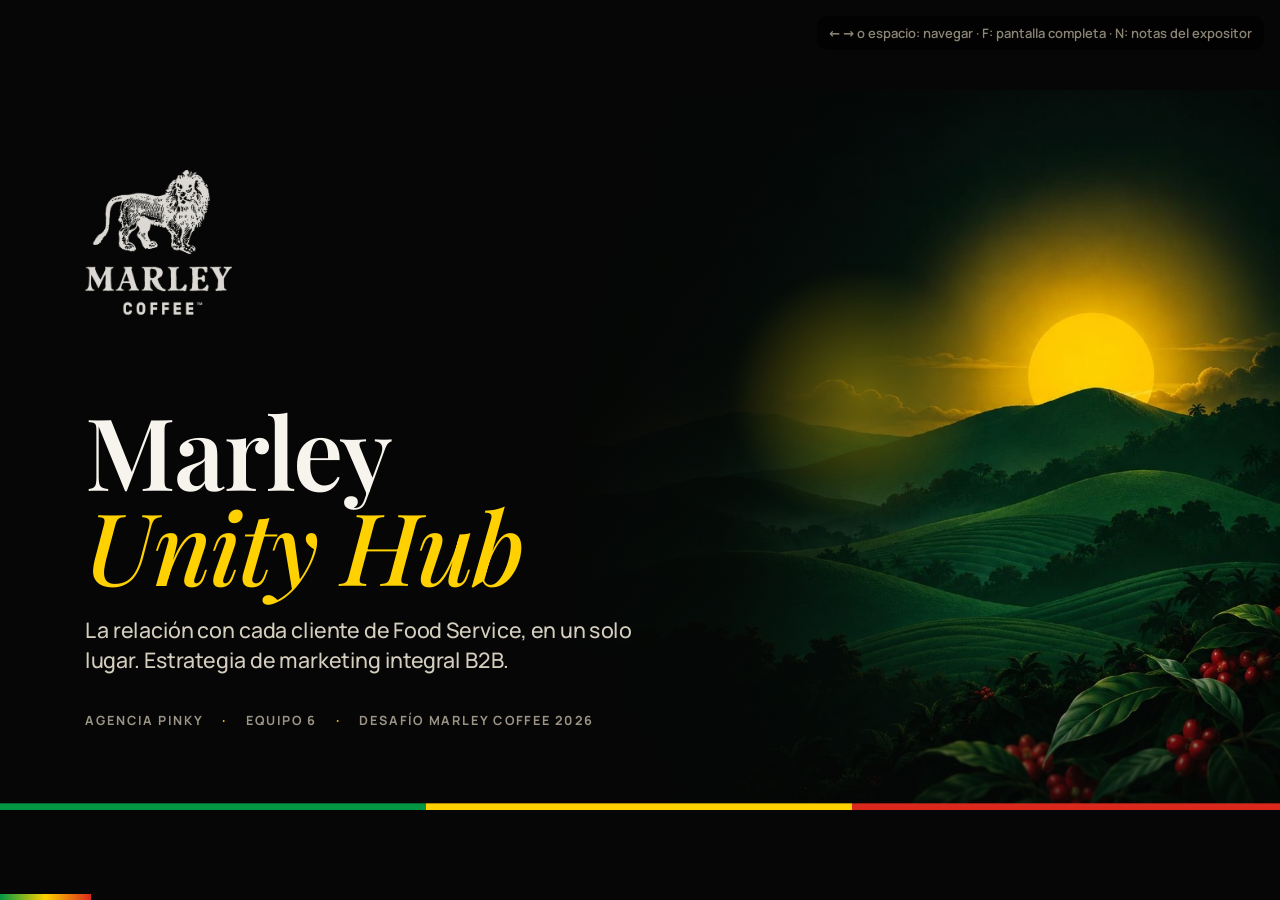
<file: index.html>
<!DOCTYPE html>
<html lang="es">
<head>
<meta charset="utf-8">
<meta name="viewport" content="width=device-width,initial-scale=1">
<title>Marley Unity Hub · Presentación final · Equipo 6</title>
<meta name="description" content="Estrategia de marketing integral B2B para Food Service de Marley Coffee · Agencia Pinky · Equipo 6">
<link rel="icon" href="assets/img/logo.png">
<link rel="stylesheet" href="assets/css/fonts.css">
<link rel="stylesheet" href="assets/css/deck.css">
</head>
<body>
<div id="viewport"><div id="stage">

<!-- ================= 01 · PORTADA ================= -->
<section class="slide dark s-cover" data-title="Portada">
  <div class="art"></div><div class="glow"></div>
  <div class="content">
    <img class="logo rv" src="assets/img/logo-white.png" alt="Marley Coffee" style="--d:200ms">
    <h1 class="rv" style="--d:450ms">Marley<em>Unity Hub</em></h1>
    <p class="sub rv" style="--d:750ms">La relación con cada cliente de Food Service, en un solo lugar. Estrategia de marketing integral B2B.</p>
    <div class="meta rv" style="--d:1000ms"><span>Agencia Pinky</span><span>Equipo 6</span><span>Desafío Marley Coffee 2026</span></div>
  </div>
  <div class="stripe"></div>
  <aside class="notes">⏱ 0:20
Hola, somos el Equipo 6 de Agencia Pinky. En los próximos diez minutos les vamos a mostrar por qué Marley Coffee no tiene un problema de marca, sino de conversión, y cómo lo resolvemos con Marley Unity Hub.</aside>
</section>

<!-- ================= 02 · GANCHO ================= -->
<section class="slide forest s-hook" data-title="El gancho">
  <div class="eyebrow rv">Lo que encontramos</div>
  <h2 class="rv" style="--d:120ms">A Marley la conocen y la eligen.<br><em>El problema es encontrarla.</em></h2>
  <div class="stats">
    <div class="stat rv" style="--d:350ms">
      <div class="big num"><span class="count" data-to="90.2" data-dec="1">0</span><small>%</small></div>
      <p>de los consumidores conoce Marley Coffee</p>
      <div class="bar"><i style="--w:90.2%;--d:500ms"></i></div>
    </div>
    <div class="stat rv" style="--d:550ms">
      <div class="big num"><span class="count" data-to="73.9" data-dec="1">0</span><small>%</small></div>
      <p>de quienes la probaron la volvería a elegir</p>
      <div class="bar"><i style="--w:73.9%;--d:700ms"></i></div>
    </div>
    <div class="stat bad rv" style="--d:750ms">
      <div class="big num"><span class="count" data-to="39.8" data-dec="1">0</span><small>%</small></div>
      <p>la encuentra con facilidad donde compra café</p>
      <div class="bar"><i style="--w:39.8%;--d:900ms"></i></div>
    </div>
  </div>
  <p class="punch rv" style="--d:1300ms">El problema no es la marca: <b>es la conversión.</b></p>
  <div class="foot"><span class="brand"><img src="assets/img/logo-white.png" alt="">Marley Unity Hub</span><span class="src">Encuesta propia, n = 244 consumidores de café (agosto 2026)</span></div>
  <aside class="notes">⏱ 0:40
Partimos con una encuesta a 244 consumidores de café. 9 de cada 10 conoce Marley y 3 de cada 4 de quienes la probaron la volvería a elegir. Pero solo 4 de cada 10 la encuentra con facilidad.
Además, la mitad de quienes no la han probado dice que es por falta de exposición, no por rechazo.
La demanda existe. Lo que falla es todo lo que pasa después de la venta.</aside>
</section>

<!-- ================= 03 · PROBLEMÁTICA ================= -->
<section class="slide s-prob" data-title="Problemática">
  <div class="eyebrow rv">Problemática</div>
  <h2 class="rv" style="--d:120ms">Después de la venta, <em>el embudo se rompe</em></h2>
  <div class="grid">
    <div class="card rv" style="--d:300ms"><span class="n">01</span><h3>Información fragmentada</h3><p>ERP, CRM, Zendesk y WiseCX no conversan entre sí.</p><div class="kpi num">30%<small>de las fuentes B2B se actualiza sola · CRM con 40% de registros completos</small></div></div>
    <div class="card rv" style="--d:420ms"><span class="n">02</span><h3>Gestión reactiva</h3><p>La reposición la inicia el cliente: Marley no ve el stock de sus puntos.</p><div class="kpi num">82%<small>de la reposición Horeca es manual</small></div></div>
    <div class="card rv" style="--d:540ms"><span class="n">03</span><h3>Servicio lento en OCS</h3><p>Quiebres de stock y soporte técnico que tarda más de un día.</p><div class="kpi num">31 h<small>de respuesta técnica · quiebres en 6,8% de los puntos</small></div></div>
    <div class="card rv" style="--d:660ms"><span class="n">04</span><h3>Dependencia de terceros</h3><p>En OCS, Estaciones y Panaderías la experiencia la controla otro, con datos mensuales.</p><div class="kpi num">34–46<small>NPS por canal, bajo la meta de 52</small></div></div>
  </div>
  <div class="problem rv" style="--d:900ms"><span class="tag">Problema priorizado</span><p>Marley no logra gestionar de forma <b>integrada y trazable</b> la reposición y la continuidad de sus cuentas Food Service.</p></div>
  <div class="foot"><span class="brand"><img src="assets/img/logo.png" alt="">Marley Unity Hub</span><span class="src">Brief del caso (supuestos académicos) y sondeos B2B del equipo</span></div>
  <aside class="notes">⏱ 0:50
Encontramos cuatro causas estructurales.
Uno: la información está fragmentada. Solo el 30% de las fuentes se actualiza sola y el CRM tiene apenas 40% de registros completos.
Dos: la gestión es reactiva. El 82% de la reposición Horeca es manual; en cuatro de cinco sondeos, el cliente tuvo que pedir antes de quedarse sin café.
Tres: en OCS hay quiebres en 6,8% de los puntos y 31 horas de respuesta técnica.
Cuatro: donde opera un tercero, Marley pierde el control de la experiencia.
Por eso priorizamos un problema: gestionar de forma integrada y trazable la reposición y la continuidad de las cuentas.</aside>
</section>

<!-- ================= 04 · HALLAZGOS POR CANAL ================= -->
<section class="slide s-find" data-title="Hallazgos por canal">
  <div class="eyebrow rv">Hallazgos por canal</div>
  <h2 class="rv" style="--d:120ms">Menos control, <em>mayor brecha</em></h2>
  <div class="cols">
    <div class="card rv" style="--d:300ms">
      <div class="ch"><h3>Horeca</h3><span class="tag g">Maduro</span></div>
      <div class="meter"><span>Volvería a elegirla</span><b>74,8%</b><div class="bar"><i style="--w:74.8%;--d:600ms"></i></div><span>Fácil de encontrar</span><b>40,5%</b><div class="bar find"><i style="--w:40.5%;--d:700ms"></i></div></div>
      <blockquote>“El crédito del café se lo lleva el local o el barista; la carta no distingue variedades.”</blockquote>
      <div class="nps">NPS <b>46</b></div>
    </div>
    <div class="card rv" style="--d:420ms">
      <div class="ch"><h3>OCS</h3><span class="tag r">En riesgo</span></div>
      <div class="meter"><span>Volvería a elegirla</span><b>73,8%</b><div class="bar"><i style="--w:73.8%;--d:700ms"></i></div><span>Fácil de encontrar</span><b>43,7%</b><div class="bar find"><i style="--w:43.7%;--d:800ms"></i></div></div>
      <blockquote>“El stock depende de nosotros y el soporte pasó de 48 a más de 72 horas.”</blockquote>
      <div class="nps">NPS <b>38</b></div>
    </div>
    <div class="card rv" style="--d:540ms">
      <div class="ch"><h3>Estaciones</h3><span class="tag y">Sin control</span></div>
      <div class="meter"><span>Volvería a elegirla</span><b>88,1%</b><div class="bar"><i style="--w:88.1%;--d:800ms"></i></div><span>Fácil de encontrar</span><b>35,7%</b><div class="bar find"><i style="--w:35.7%;--d:900ms"></i></div></div>
      <blockquote>“Todo se lo reporto al operador; con Marley no tengo contacto.”</blockquote>
      <div class="nps">NPS <b>34</b></div>
    </div>
    <div class="card rv" style="--d:660ms">
      <div class="ch"><h3>Panaderías</h3><span class="tag">Fiel</span></div>
      <div class="meter"><span>Volvería a elegirla</span><b>72,7%</b><div class="bar"><i style="--w:72.7%;--d:900ms"></i></div><span>Fácil de encontrar</span><b>27,3%</b><div class="bar find"><i style="--w:27.3%;--d:1000ms"></i></div></div>
      <blockquote>“Somos clientes desde 2016, pero reponemos a mano y no recibimos visitas ni material.”</blockquote>
      <div class="nps">NPS <b>39</b></div>
    </div>
  </div>
  <p class="method rv" style="--d:1000ms">Encuesta a 259 personas · 5 sondeos B2B en los cuatro canales · Customer Journey AS-IS de 8 etapas. Las frases resumen lo que dijo cada cliente.</p>
  <div class="foot"><span class="brand"><img src="assets/img/logo.png" alt="">Marley Unity Hub</span><span class="src">Encuesta propia y sondeos B2B (Panaderías: base de 13 personas, indicativa)</span></div>
  <aside class="notes">⏱ 0:45
Lo confirmamos canal por canal. En los cuatro, la gente vuelve a elegir Marley, pero le cuesta encontrarla.
En Horeca el canal es maduro, pero el crédito se lo lleva el local. En OCS el riesgo es la postventa: el stock depende del cliente y el soporte se alargó. En Estaciones el trabajador reporta todo al operador y nunca habla con Marley. Y Panaderías es la cuenta más fiel, pero repone a mano y no recibe visitas.
La conclusión: cuanto menos control tiene Marley sobre el punto, mayor es la brecha.</aside>
</section>

<!-- ================= 05 · OBJETIVO ================= -->
<section class="slide s-obj" data-title="Objetivo">
  <div class="eyebrow rv">Objetivo a 12 meses</div>
  <h2 class="rv" style="--d:120ms">Convertir más, <em>perder menos y medir mejor</em></h2>
  <div class="wrap">
    <div class="hero rv l" style="--d:300ms">
      <div class="k">Objetivo general</div>
      <div class="big num">+<span class="count" data-to="271">0</span></div>
      <p>puntos activos netos en Food Service (+8%)</p>
      <div class="from num">3.390 <span>→</span> 3.661</div>
    </div>
    <div class="oes">
      <div class="oe rv" style="--d:450ms"><span class="id">OE1</span><div><h3>Conversión de leads</h3><p>Clientes nuevos / leads calificados</p></div><div class="val num">12% <span>→</span> 18%</div></div>
      <div class="oe rv" style="--d:570ms"><span class="id">OE2</span><div><h3>Retención anual</h3><p>Clientes activos al cierre / al inicio</p></div><div class="val num">86% <span>→</span> 90%</div></div>
      <div class="oe rv" style="--d:690ms"><span class="id">OE3</span><div><h3>Datos integrados</h3><p>Fuentes B2B que se actualizan solas</p></div><div class="val num">30% <span>→</span> 60%</div></div>
      <div class="why rv" style="--d:900ms">
        <div class="ok"><b class="num">3.056</b>leads calificados bastan si se cumplen OE1 y OE2 juntos. Tenemos 3.824: cobertura de 125%.</div>
        <div class="ko"><b class="num">5.717</b>leads harían falta con la situación actual. Inviable.</div>
      </div>
    </div>
  </div>
  <div class="foot"><span class="brand"><img src="assets/img/logo.png" alt="">Marley Unity Hub</span><span class="src">Metas de OE1 y OE2 del brief; meta de OE3 propuesta por el equipo</span></div>
  <aside class="notes">⏱ 0:45
El objetivo general es sumar 271 puntos activos netos en doce meses, de 3.390 a 3.661.
Para lograrlo necesitamos tres objetivos juntos: subir la conversión de leads de 12% a 18%, la retención de 86% a 90% e integrar el 60% de las fuentes de datos para poder medir.
¿Por qué los tres? Si cumplimos conversión y retención, bastan 3.056 leads calificados, y tenemos 3.824. Con la situación actual harían falta 5.717: inviable.</aside>
</section>

<!-- ================= 06 · SOLUCIÓN ================= -->
<section class="slide forest s-sol" data-title="La solución">
  <div class="eyebrow rv">La solución</div>
  <h2 class="rv" style="--d:120ms">Un Hub que conecta lo que Marley <em>ya tiene</em></h2>
  <div class="diagram">
    <svg class="wires" viewBox="0 0 1664 540" preserveAspectRatio="none" aria-hidden="true">
      <path id="w1" class="wire" style="--d:700ms" d="M380 61 C520 61 540 200 652 250"/>
      <path id="w2" class="wire" style="--d:780ms" d="M380 165 C510 165 560 240 652 262"/>
      <path id="w3" class="wire" style="--d:860ms" d="M380 269 C500 269 560 270 652 270"/>
      <path id="w4" class="wire" style="--d:940ms" d="M380 373 C510 373 560 300 652 278"/>
      <path id="w5" class="wire" style="--d:1020ms" d="M380 477 C520 477 540 340 652 290"/>
      <path id="o1" class="wire" style="--d:1300ms" d="M1012 250 C1120 200 1150 138 1284 138"/>
      <path id="o2" class="wire" style="--d:1380ms" d="M1012 270 C1120 270 1150 270 1284 270"/>
      <path id="o3" class="wire" style="--d:1460ms" d="M1012 290 C1120 340 1150 402 1284 402"/>
      <circle r="6" class="dot"><animateMotion dur="2.4s" repeatCount="indefinite"><mpath href="#w1"/></animateMotion></circle>
      <circle r="6" class="dot"><animateMotion dur="2.8s" begin=".4s" repeatCount="indefinite"><mpath href="#w3"/></animateMotion></circle>
      <circle r="6" class="dot"><animateMotion dur="2.6s" begin=".8s" repeatCount="indefinite"><mpath href="#w5"/></animateMotion></circle>
      <circle r="6" class="dot"><animateMotion dur="2.2s" begin=".2s" repeatCount="indefinite"><mpath href="#o1"/></animateMotion></circle>
      <circle r="6" class="dot"><animateMotion dur="2.5s" begin=".6s" repeatCount="indefinite"><mpath href="#o2"/></animateMotion></circle>
      <circle r="6" class="dot"><animateMotion dur="2.3s" begin="1s" repeatCount="indefinite"><mpath href="#o3"/></animateMotion></circle>
    </svg>
    <div class="srcs" style="top:16px">
      <div class="pill rv l" style="--d:300ms"><span class="ic">◧</span><div><b>ERP</b><span>Pedidos, facturas y despachos</span></div></div>
      <div class="pill rv l" style="--d:380ms"><span class="ic">◎</span><div><b>CRM</b><span>Cuentas, contactos y KAM</span></div></div>
      <div class="pill rv l" style="--d:460ms"><span class="ic">✆</span><div><b>Zendesk</b><span>Tickets y servicio técnico</span></div></div>
      <div class="pill rv l" style="--d:540ms"><span class="ic">✉</span><div><b>WiseCX</b><span>WhatsApp y redes</span></div></div>
      <div class="pill rv l" style="--d:620ms"><span class="ic">⚙</span><div><b>XYZ SPA y operadores</b><span>Consumo de máquinas y puntos</span></div></div>
    </div>
    <div class="core"><small>MVP · Base central</small><strong>Marley<br>Unity Hub</strong><span>Una sola historia por cliente</span><span class="price">$30,0 MM</span></div>
    <div class="out" style="top:79px">
      <div class="pill rv" style="--d:1500ms;height:118px"><span class="ic">☕</span><div><b>Cliente</b><span>Repone en un clic, ve su pedido y recibe aviso antes del quiebre</span></div></div>
      <div class="pill rv" style="--d:1600ms;height:118px"><span class="ic">◉</span><div><b>KAM</b><span>Ficha 360, alertas de riesgo y leads calificados</span></div></div>
      <div class="pill rv" style="--d:1700ms;height:118px"><span class="ic">▤</span><div><b>Marley</b><span>Una fuente de verdad y un tablero para decidir</span></div></div>
    </div>
  </div>
  <div class="pillars">
    <div class="rv" style="--d:1900ms"><b>Pauta digital</b><span>Por canal, todo el año · $113,1 MM</span></div>
    <div class="rv" style="--d:1980ms"><b>Inbound</b><span>WhatsApp en el minuto 0 y scoring · $4,5 MM</span></div>
    <div class="rv" style="--d:2060ms"><b>Marca y relación</b><span>Marley Unity Day y Mes del Café · $24,5 MM</span></div>
    <div class="rv" style="--d:2140ms"><b>Fulfillment OCS</b><span>Alertas y reposición programada</span></div>
    <div class="rv" style="--d:2220ms"><b>Físico-digital</b><span>QR de fallas, vasos y mesas</span></div>
    <div class="rv" style="--d:2300ms"><b>Datos y CRM</b><span>Identificador único · $6,0 MM</span></div>
  </div>
  <div class="foot"><span class="brand"><img src="assets/img/logo-white.png" alt="">Marley Unity Hub</span><span class="src">Montos del Año 1 sin IVA · Presupuesto v5</span></div>
  <aside class="notes">⏱ 0:50
Nuestra solución es una estrategia integral con Marley Unity Hub al centro.
El Hub no reemplaza nada: conecta el ERP, el CRM, Zendesk, WiseCX y los datos de los partners en una sola historia por cliente. Es un MVP de 30 millones.
Esa historia le sirve a tres actores: el cliente repone en un clic, el KAM sabe a quién llamar y por qué, y Marley decide con datos.
Alrededor del Hub operan seis pilares: pauta digital, Inbound, marca y relacionamiento, fulfillment OCS, conexión físico-digital, y datos y CRM.
Y un dato del benchmark: ningún competidor muestra hoy un portal B2B con alertas de stock visibles. Marley sería el primero.</aside>
</section>

<!-- ================= 07 · MVP CLIENTE ================= -->
<section class="slide s-mvp" data-title="MVP · Cliente">
  <div class="wrap">
    <div>
      <div class="eyebrow rv">El MVP en acción · 1 de 3</div>
      <h2 class="rv" style="--d:120ms">El cliente <em>repone en un clic</em></h2>
      <div class="who rv" style="--d:250ms"><span class="av">HC</span><div><b>Hotel Central · Horeca</b><span>Cuenta del piloto</span></div></div>
      <ol>
        <li class="rv" style="--d:400ms"><div><b>Ve su negocio al entrar</b><span>Pedido activo, stock estimado y aviso: “la leche podría agotarse el viernes”.</span></div></li>
        <li class="rv" style="--d:520ms"><div><b>Repite su pedido habitual</b><span>Carrito, entrega, pago y confirmación en segundos, sin llamar a nadie.</span></div></li>
        <li class="rv" style="--d:640ms"><div><b>Sigue su pedido</b><span>Estado en tiempo real, del ERP a su mesón.</span></div></li>
      </ol>
      <div class="gain rv" style="--d:800ms"><span class="tag g">Reposición digital 18% → 40%</span><span class="tag">OE2 · Retención</span></div>
    </div>
    <div class="frame rv z" style="--d:300ms"><div class="bar-top"><i></i><i></i><i></i><span>Marley Unity Hub · Vista cliente</span><span class="live">Prototipo</span></div><video src="assets/video/cliente.mp4" poster="assets/video/cliente.jpg" muted playsinline loop preload="auto" data-delay="700"></video></div>
  </div>
  <div class="foot"><span class="brand"><img src="assets/img/logo.png" alt="">Marley Unity Hub</span><span class="src">Prototipo educativo con datos ficticios</span></div>
  <aside class="notes">⏱ 0:50
Les mostramos el MVP funcionando. Esta es Paula, de Hotel Central, una de las 8 cuentas Horeca del piloto.
Al entrar ve su pedido activo y su stock estimado, y el Hub le avisa antes de que se le acabe la leche.
Con "Repetir último pedido" recorre el checkout en segundos: entrega, pago a crédito comercial y confirmación. Después sigue su pedido en tiempo real.
Hoy esto se hace por teléfono o WhatsApp en el 82% de los casos. La meta es llevar la reposición digital de 18% a 40%.</aside>
</section>

<!-- ================= 08 · MVP OCS ================= -->
<section class="slide s-mvp" data-title="MVP · OCS y servicio">
  <div class="wrap" style="grid-template-columns:1080px 1fr">
    <div class="frame rv z" style="--d:300ms"><div class="bar-top"><i></i><i></i><i></i><span>Marley Unity Hub · Oficina OCS</span><span class="live">Prototipo</span></div><video src="assets/video/ocs.mp4" poster="assets/video/ocs.jpg" muted playsinline loop preload="auto" data-delay="700"></video></div>
    <div>
      <div class="eyebrow rv">El MVP en acción · 2 de 3</div>
      <h2 class="rv" style="--d:120ms">La oficina <em>nunca se queda sin café</em></h2>
      <div class="who rv" style="--d:250ms"><span class="av">EN</span><div><b>Enersur Oficinas · OCS</b><span>Cuenta del piloto</span></div></div>
      <ol>
        <li class="rv" style="--d:400ms"><div><b>Alerta antes del quiebre</b><span>Con datos de las máquinas de XYZ SPA: menos de 5 días de stock.</span></div></li>
        <li class="rv" style="--d:520ms"><div><b>Pedido sugerido</b><span>Un clic y el stock vuelve a estar saludable.</span></div></li>
        <li class="rv" style="--d:640ms"><div><b>Falla por QR</b><span>Escanea la máquina, elige el problema y sigue el ticket hasta la visita del técnico.</span></div></li>
      </ol>
      <div class="gain rv" style="--d:800ms"><span class="tag g">Quiebres −30% · OTIF ≥96%</span><span class="tag">Soporte 24 h en el piloto</span></div>
    </div>
  </div>
  <div class="foot"><span class="brand"><img src="assets/img/logo.png" alt="">Marley Unity Hub</span><span class="src">Prototipo educativo con datos ficticios</span></div>
  <aside class="notes">⏱ 0:50
En OCS el problema es la postventa. Con los datos de las máquinas de XYZ SPA, el Hub ve que el azúcar se acaba en 4 días y avisa antes del quiebre.
El cliente acepta el pedido sugerido con un clic.
Y si una máquina falla, cualquier colaborador escanea el QR, sin cuenta: el reporte llega con el equipo identificado, se crea el ticket en Zendesk y el cliente ve cuándo llega el técnico. Al cerrar, se le pide una encuesta NPS de un minuto.
La meta: bajar los quiebres en 30% y responder en 24 horas en el piloto.</aside>
</section>

<!-- ================= 09 · MVP KAM + MARLEY ================= -->
<section class="slide s-mvp s-mvp2" data-title="MVP · KAM y Marley">
  <div class="eyebrow rv">El MVP en acción · 3 de 3</div>
  <h2 class="rv" style="--d:120ms">El KAM sabe a quién llamar. <em>Marley decide con datos.</em></h2>
  <div class="wrap">
    <div>
      <div class="frame rv z" style="--d:300ms"><div class="bar-top"><i></i><i></i><i></i><span>Vista vendedor (KAM)</span><span class="live">Prototipo</span></div><video src="assets/video/kam.mp4" poster="assets/video/kam.jpg" muted playsinline loop preload="auto" data-delay="800"></video></div>
      <div class="cap rv" style="--d:500ms"><h3>Camila, KAM: su cartera priorizada</h3><p>Alertas de stock, ficha 360 antes de cada visita y leads calificados que debe contactar antes de 48 horas.</p></div>
    </div>
    <div>
      <div class="frame rv z" style="--d:450ms"><div class="bar-top"><i></i><i></i><i></i><span>Vista gestión Marley</span><span class="live">Prototipo</span></div><video src="assets/video/gestion.mp4" poster="assets/video/gestion.jpg" muted playsinline loop preload="auto" data-delay="1100"></video></div>
      <div class="cap rv" style="--d:650ms"><h3>Gerencia: el Panel 360</h3><p>Seis fuentes sincronizadas, stock en riesgo, rendimiento de la pauta por canal y adopción del piloto.</p></div>
    </div>
  </div>
  <div class="foot"><span class="brand"><img src="assets/img/logo.png" alt="">Marley Unity Hub</span><span class="src">Prototipo educativo con datos ficticios</span></div>
  <aside class="notes">⏱ 0:45
Del otro lado está el equipo de Marley. Camila, la KAM, entra y ve su cartera priorizada: qué clientes tienen stock crítico, la ficha 360 de cada cuenta antes de visitarla y los leads calificados que debe contactar antes de 48 horas. Si no lo hace, el lead se reasigna solo.
Y la gerencia ve en el Panel 360 las seis fuentes conectadas, la venta en riesgo por quiebres, el costo por lead de cada canal y cómo avanza el piloto.</aside>
</section>

<!-- ================= 10 · WIN-WIN ================= -->
<section class="slide forest s-win" data-title="Todos ganan">
  <div class="eyebrow rv">Por qué funciona</div>
  <h2 class="rv" style="--d:120ms">Un Hub donde <em>todos ganan</em></h2>
  <div class="grid">
    <div class="card rv" style="--d:300ms"><span class="who">Cliente</span><h3>Menos llamadas, cero quiebres</h3><ul><li>Repone en un clic</li><li>Ve el estado de su pedido</li><li>Recibe aviso antes de quedarse sin café</li><li>Reporta fallas por QR</li></ul></div>
    <div class="card rv" style="--d:420ms"><span class="who">KAM</span><h3>Vende en vez de apagar incendios</h3><ul><li>Ficha 360 antes de cada visita</li><li>Leads calificados y asignados</li><li>Alertas de riesgo y reposición</li></ul></div>
    <div class="card rv" style="--d:540ms"><span class="who">Marley</span><h3>Una sola fuente de verdad</h3><ul><li>Sabe qué conversación terminó en venta</li><li>Tablero para decidir cada mes</li><li>Sube el costo de cambiarse a la competencia</li></ul></div>
    <div class="card rv" style="--d:660ms"><span class="who">Partners</span><h3>Datos a cambio de valor</h3><ul><li>XYZ SPA y operadores reciben el tablero de su punto</li><li>A cambio, comparten datos semanales</li></ul></div>
  </div>
  <div class="bottom">
    <div class="f2 rv" style="--d:900ms">
      <div class="frame"><div class="bar-top"><i></i><i></i><i></i><span>Fase 2 · vista previa</span></div><video src="assets/video/fase2.mp4" poster="assets/video/fase2.jpg" muted playsinline loop preload="auto" data-delay="1200"></video></div>
      <div><h3>Lo que viene después del piloto</h3><span class="tag y">Fase 2 · Año 2</span><p>Marley Club de puntos, Academia y certificación Coffee Master dentro del Hub, asistente con IA y predicción de stock. Fuera del costo del MVP.</p></div>
    </div>
    <div class="try rv" style="--d:1100ms">
      <div class="qr" data-qr data-size="168"></div>
      <div><h3>Pruébalo ahora</h3><p>Escanea y entra al MVP mientras presentamos. Desde tu perfil, “Cambiar vista de demostración”.</p><div class="url" data-url-text></div></div>
    </div>
  </div>
  <div class="foot"><span class="brand"><img src="assets/img/logo-white.png" alt="">Marley Unity Hub</span><span class="src">Alcance del MVP y fase 2 según informe final</span></div>
  <aside class="notes">⏱ 0:40
El Hub funciona porque es un gana-gana. El cliente pide menos y no se queda sin café. El KAM deja de apagar incendios y se dedica a vender. Marley tiene una sola fuente de verdad. Y los partners comparten datos porque reciben el tablero de su propio punto.
Abajo ven la fase 2, para el Año 2: Marley Club, Academia, asistente con IA y predicción de stock. No está en el costo del MVP.
Y si quieren probarlo ahora, escaneen el QR: el prototipo está en línea.</aside>
</section>

<!-- ================= 11 · ESTRATEGIAS POR CANAL ================= -->
<section class="slide s-ch" data-title="Estrategias por canal">
  <div class="eyebrow rv">Estrategias por canal</div>
  <h2 class="rv" style="--d:120ms">Un mismo sistema, <em>cuatro estrategias</em></h2>
  <div class="wrap">
    <div class="grid">
      <div class="card rv" style="--d:300ms"><h3>Horeca</h3><span class="tag g">Optimizar</span><p class="msg">“Tu barra rinde más y nunca se queda sin café”</p>
        <dl class="rows"><dt>Lead magnet</dt><dd>Calculadora de rentabilidad de la barra</dd></dl>
        <div class="kp"><div>Altas<b>340</b></div><div>Neto<b>+225</b></div><div>Pauta<b>$26,2 MM</b></div></div></div>
      <div class="card rv" style="--d:420ms"><h3>OCS</h3><span class="tag r">Diferenciar</span><p class="msg">“Café en la oficina sin quiebres ni filas”</p>
        <dl class="rows"><dt>Lead magnet</dt><dd>Guía del café en la oficina + diagnóstico de consumo</dd></dl>
        <div class="kp"><div>Altas<b>140</b></div><div>Neto<b>+14</b></div><div>Pauta<b>$33,0 MM</b></div></div></div>
      <div class="card rv" style="--d:540ms"><h3>Panaderías</h3><span class="tag y">Validar</span><p class="msg">“Combos café + pan que suben tu ticket”</p>
        <dl class="rows"><dt>Lead magnet</dt><dd>Kit de maridajes y combos café + pan</dd></dl>
        <div class="kp"><div>Altas<b>70</b></div><div>Neto<b>+8</b></div><div>Pauta<b>$21,0 MM</b></div></div></div>
      <div class="card rv" style="--d:660ms"><h3>Estaciones</h3><span class="tag">Ganar acceso</span><p class="msg">“Un estándar Marley en cada parada de la ruta”</p>
        <dl class="rows"><dt>Vía</dt><dd>Acuerdo con el operador: datos a cambio de su tablero</dd></dl>
        <div class="kp"><div>Altas<b>60</b></div><div>Neto<b>+24</b></div><div>Pauta<b>$24,9 MM</b></div></div></div>
    </div>
    <div class="side rv" style="--d:800ms">
      <div class="frame"><div class="bar-top"><i></i><i></i><i></i><span>Lead magnet Horeca</span></div><video src="assets/video/lead_v.mp4" poster="assets/video/lead_v.jpg" muted playsinline loop preload="auto" data-delay="1200"></video></div>
      <p><b>Así entra un lead:</b> calcula su rentabilidad, deja su WhatsApp, recibe respuesta en el minuto 0 y la KAM lo llama antes de 48 horas con una cata gratis.</p>
    </div>
  </div>
  <div class="foot"><span class="brand"><img src="assets/img/logo.png" alt="">Marley Unity Hub</span><span class="src">Pauta del Año 1 con fee de medios · Altas de Estaciones por acuerdos con operadores</span></div>
  <aside class="notes">⏱ 0:50
Cada canal parte de una posición distinta, así que la estrategia no puede ser la misma.
Horeca se optimiza: es el canal más rentable y aporta 225 de los 271 puntos netos. Su lead magnet es la calculadora de rentabilidad que ven a la derecha.
OCS se diferencia con servicio visible frente a Nestlé, que domina el canal: lleva la mayor pauta por el costo de llegar a empresas.
Panaderías se valida con combos café + pan, al menor costo por lead.
Y Estaciones gana acceso a través del operador: datos de venta a cambio del tablero de su punto.
Todos los leads entran al Hub, reciben WhatsApp en el minuto 0 y la KAM los llama antes de 48 horas.</aside>
</section>

<!-- ================= 12 · CUÁNTO CUESTA ================= -->
<section class="slide s-cost" data-title="Cuánto cuesta">
  <div class="eyebrow rv">Inversión del Año 1</div>
  <h2 class="rv" style="--d:120ms">Inversión controlada <em>por compuertas</em></h2>
  <div class="wrap">
    <div class="total rv l" style="--d:300ms">
      <div class="big num">$<span class="count" data-to="218" data-dec="1">0</span><small>MM</small></div>
      <p>sin IVA para el Año 1: $208,0 MM programados y $10,0 MM de contingencia que solo se usa con aprobación del Sponsor.</p>
      <div class="chips"><span class="tag g">Holgura de $2,0 MM bajo el tope de $220 MM</span><span class="tag">Con IVA: $259,4 MM</span></div>
    </div>
    <div class="split">
      <div class="row rv" style="--d:450ms"><div><b>Medios y agencias</b><span>Pauta por canal, Inbound y fee de Agencia Pinky</span></div><div class="m num">$135,5</div><div class="p">62%</div><div class="bar"><i style="--w:62.2%;--d:600ms"></i></div></div>
      <div class="row rv" style="--d:550ms"><div><b>MVP: plataforma y datos</b><span>Hub $30,0 MM + datos y CRM $6,0 MM</span></div><div class="m num">$36,0</div><div class="p">17%</div><div class="bar"><i style="--w:16.5%;--d:700ms"></i></div></div>
      <div class="row rv" style="--d:650ms"><div><b>Marca y relacionamiento</b><span>Marley Unity Day, Mes del Café y programa del KAM</span></div><div class="m num">$24,5</div><div class="p">11%</div><div class="bar"><i style="--w:11.2%;--d:800ms"></i></div></div>
      <div class="row rv" style="--d:750ms"><div><b>Piloto y operación</b><span>90 días en 14 cuentas, con servicio técnico de 24 h</span></div><div class="m num">$12,0</div><div class="p">6%</div><div class="bar"><i style="--w:5.5%;--d:900ms"></i></div></div>
      <div class="row rv" style="--d:850ms"><div><b>Contingencia</b><span>Reserva del Sponsor</span></div><div class="m num">$10,0</div><div class="p">5%</div><div class="bar"><i style="--w:4.6%;--d:1000ms"></i></div></div>
    </div>
  </div>
  <div class="gates">
    <div class="gate rv" style="--d:1100ms"><div class="pt">C1</div><b>Preparación</b><span>Enero · arranque 25/01</span><div class="mm num">$22,6 MM</div></div>
    <div class="gate rv" style="--d:1200ms"><div class="pt">C2</div><b>Desarrollo del MVP</b><span>Feb–mar · lanzar 29/03</span><div class="mm num">$41,5 MM</div></div>
    <div class="gate g rv" style="--d:1300ms"><div class="pt">C3</div><b>Lanzamiento y piloto</b><span>Abr–jun · resultados 28/06</span><div class="mm num">$67,3 MM</div></div>
    <div class="gate rv" style="--d:1400ms"><div class="pt">→</div><b>Escalar aprendizaje</b><span>Jul–sep · casos de éxito</span><div class="mm num">$38,2 MM</div></div>
    <div class="gate rv" style="--d:1500ms"><div class="pt">C4</div><b>Activación y decisión</b><span>Oct–dic · Año 2 el 27/12</span><div class="mm num">$38,4 MM</div></div>
  </div>
  <div class="foot"><span class="brand"><img src="assets/img/logo.png" alt="">Marley Unity Hub</span><span class="src">Presupuesto Marley Unity 2027 v5 y Carta Gantt v2 · MM = millones de pesos chilenos</span></div>
  <aside class="notes">⏱ 0:45
¿Cuánto cuesta? 218 millones sin IVA para el Año 1, con una holgura de 2 millones bajo el tope de 220.
El 62% va a medios y agencias, porque la pauta corre todo el año. El MVP con datos y CRM son 36 millones; marca y relacionamiento, 24,5; el piloto, 12; y hay 10 de contingencia que solo se usa con aprobación del Sponsor.
Y la inversión se protege con cuatro compuertas: ninguna etapa parte si la anterior no cumple criterios medibles. La más importante es la compuerta 3, el 28 de junio, con los resultados reales del piloto.</aside>
</section>

<!-- ================= 13 · IMPACTO ================= -->
<section class="slide s-imp" data-title="Impacto">
  <div class="eyebrow rv">Impacto positivo</div>
  <h2 class="rv" style="--d:120ms">Retorno en el mes 22 <em>y un negocio más sano</em></h2>
  <div class="wrap">
    <div>
      <div class="roi">
        <div class="card hl rv" style="--d:300ms"><div class="big num">Mes <span class="count" data-to="22">0</span></div><p class="lbl">Recuperación de la inversión en el escenario Base (75% de cumplimiento de la meta de puntos)</p></div>
        <div class="card rv" style="--d:450ms"><div class="big num"><span class="count" data-to="12">0</span>%</div><p class="lbl">ROI a 24 meses · VAN de $13,8 MM</p></div>
        <div class="card rv" style="--d:550ms"><div class="big num"><span class="count" data-to="64">0</span>%</div><p class="lbl">ROI a 36 meses (referencial)</p></div>
      </div>
      <div class="note rv" style="--d:800ms"><b>¿Por qué no en el Año 1?</b> Los nuevos puntos recién compran desde el lanzamiento en abril. Si los resultados se acercan al escenario Conservador, las compuertas 3 y 4 permiten corregir o detener a tiempo.</div>
    </div>
    <div>
      <div class="ops">
        <div class="op rv" style="--d:500ms"><div class="k">Reposición digital Horeca</div><div class="v num">18% <span>→</span> <em>40%</em></div><p>Menos pedidos manuales: ahorro operacional de $1,69 MM al mes</p></div>
        <div class="op rv" style="--d:600ms"><div class="k">Quiebres de stock OCS</div><div class="v num">6,8% <span>→</span> <em>4,8%</em></div><p>−30%, con entregas a tiempo y completas (OTIF) ≥96%</p></div>
        <div class="op rv" style="--d:700ms"><div class="k">NPS ponderado</div><div class="v num">42 <span>→</span> <em>52</em></div><p>Encuesta tras cada pedido y cada visita técnica</p></div>
        <div class="op rv" style="--d:800ms"><div class="k">Retención anual</div><div class="v num">86% <span>→</span> <em>90%</em></div><p>136 puntos menos perdidos al año</p></div>
      </div>
      <div class="scen rv" style="--d:700ms">
        <h4>ROI a 24 meses por escenario</h4>
        <div class="sc"><span>Conservador</span><div class="track"><i style="left:0;width:33.3%;background:var(--red);transform-origin:right;--d:900ms"></i></div><span class="v num">−25%</span></div>
        <div class="sc"><span>Base</span><div class="track"><i style="left:33.3%;width:16%;background:var(--green);transform-origin:left;--d:1000ms"></i></div><span class="v num">12%</span></div>
        <div class="sc"><span>Optimista</span><div class="track"><i style="left:33.3%;width:66.7%;background:var(--green-d);transform-origin:left;--d:1100ms"></i></div><span class="v num">50%</span></div>
      </div>
    </div>
  </div>
  <div class="foot"><span class="brand"><img src="assets/img/logo.png" alt="">Marley Unity Hub</span><span class="src">Business case con metodología Presupuesto CMO v3 · supuestos a validar con datos del ERP antes de la compuerta 3</span></div>
  <aside class="notes">⏱ 0:45
El retorno no llega en el primer año, porque los nuevos puntos recién empiezan a comprar desde el lanzamiento en abril. Pero en el escenario Base la inversión se recupera en el mes 22, con un ROI de 12% a 24 meses y de 64% a 36.
Si la ejecución se acerca al escenario conservador, las compuertas 3 y 4 permiten corregir o detener a tiempo.
Y hay impacto que no es solo financiero: reposición digital de 18% a 40%, 30% menos quiebres en OCS, NPS de 42 a 52 y retención de 86% a 90%.</aside>
</section>

<!-- ================= 14 · CIERRE ================= -->
<section class="slide dark s-close" data-title="Recomendación">
  <div class="art"></div>
  <div class="content">
    <div>
      <div class="eyebrow rv">Recomendación</div>
      <h2 class="rv" style="--d:120ms">Aprobemos Marley Unity Hub y <em>empecemos el 4 de enero</em></h2>
      <div class="ask">
        <div class="box rv" style="--d:350ms"><div class="big num">$218,0 MM</div><p>sin IVA para el Año 1</p></div>
        <div class="box2 rv" style="--d:470ms"><div class="big num">+271</div><p>puntos activos en 12 meses</p></div>
        <div class="box2 rv" style="--d:590ms"><div class="big num">4</div><p>compuertas de decisión</p></div>
      </div>
      <div class="steps">
        <div class="rv" style="--d:750ms"><b>1. Aprobar</b>presupuesto y bases de licitación</div>
        <div class="rv" style="--d:850ms"><b>2. Seleccionar</b>las 14 cuentas piloto (8 Horeca y 6 OCS)</div>
        <div class="rv" style="--d:950ms"><b>3. Medir</b>la línea base de NPS, CSAT y CES</div>
        <div class="rv" style="--d:1050ms"><b>4. Montar</b>la base central para captar leads desde el día 1</div>
      </div>
    </div>
    <div class="right rv z" style="--d:900ms">
      <div class="qr" data-qr data-size="300"></div>
      <p>Escanea y prueba el MVP</p>
      <div class="url" data-url-text></div>
    </div>
  </div>
  <div class="sign">Unidos por el café, desde la montaña hasta tu mesón.<b>Agencia Pinky · Equipo 6</b></div>
  <div class="stripe"></div>
  <aside class="notes">⏱ 0:25
Nuestra recomendación: aprobar Marley Unity Hub por 218 millones sin IVA y empezar el 4 de enero de 2027, con cuatro compuertas que protegen cada peso.
Los próximos pasos son concretos: aprobar el presupuesto, elegir las 14 cuentas piloto, medir la línea base de NPS y montar la base central para captar leads desde el primer día.
Unidos por el café, desde la montaña hasta tu mesón. Muchas gracias.</aside>
</section>

</div></div>

<div id="progress"><i></i></div>
<div id="notesbox"></div>
<div id="help">← → o espacio: navegar · F: pantalla completa · N: notas del expositor</div>

<script src="assets/js/qrcode.js"></script>
<script src="assets/js/deck.js"></script>
</body>
</html>
</file>
<file: assets/css/fonts.css>
/* Manrope y Playfair Display (SIL Open Font License), incrustadas para funcionar también sin servidor */
@font-face{font-family:'Manrope';font-weight:400;src:url([data-uri]) format('woff2');font-display:swap}
@font-face{font-family:'Manrope';font-weight:500;src:url([data-uri]) format('woff2');font-display:swap}
@font-face{font-family:'Manrope';font-weight:600;src:url([data-uri]) format('woff2');font-display:swap}
@font-face{font-family:'Manrope';font-weight:700;src:url([data-uri]) format('woff2');font-display:swap}
@font-face{font-family:'Manrope';font-weight:800;src:url([data-uri]) format('woff2');font-display:swap}
@font-face{font-family:'Playfair Display';font-weight:500;src:url([data-uri]) format('woff2');font-display:swap}
@font-face{font-family:'Playfair Display';font-weight:600;src:url([data-uri]) format('woff2');font-display:swap}
@font-face{font-family:'Playfair Display';font-weight:700;src:url([data-uri]) format('woff2');font-display:swap}
@font-face{font-family:'Playfair Display';font-weight:500;font-style:italic;src:url([data-uri]) format('woff2');font-display:swap}
@font-face{font-family:'Playfair Display';font-weight:600;font-style:italic;src:url([data-uri]) format('woff2');font-display:swap}
@font-face{font-family:'Playfair Display';font-weight:700;font-style:italic;src:url([data-uri]) format('woff2');font-display:swap}
</file>
<file: assets/css/deck.css>
/* ============ Marley Unity Hub · Deck ============ */

:root{
  --ink:#0E0D0B; --night:#0A120D; --forest:#0B2A19; --text:#1C1A17; --muted:#6B6458; --faint:#958D80;
  --paper:#F7F4EE; --paper2:#EFE9DE; --sand:#E2D7C4; --line:#E3DBCC; --card:#FFFFFF;
  --green:#009643; --green-d:#007535; --green-soft:#E4F3EA; --yellow:#FFD100; --yellow-soft:#FFF5C7;
  --red:#DA291C; --red-soft:#FBE8E6; --coffee:#3B2A1E; --cream:#F7F4EE;
  --serif:'Playfair Display',Georgia,serif; --sans:'Manrope',system-ui,sans-serif;
  --ease:cubic-bezier(.2,.7,.2,1);
}
*{box-sizing:border-box;margin:0;padding:0}
html,body{height:100%;background:#050605;overflow:hidden}
body{font-family:var(--sans);color:var(--text);-webkit-font-smoothing:antialiased;font-variant-numeric:lining-nums}
*{font-feature-settings:"lnum" 1}
#viewport{position:fixed;inset:0;display:grid;place-items:center}
#stage{position:absolute;left:50%;top:50%;width:1920px;height:1080px;transform-origin:center center}

/* ---------- slides ---------- */
.slide{position:absolute;inset:0;overflow:hidden;background:var(--paper);padding:104px 128px 140px;
  opacity:0;visibility:hidden;transform:scale(1.015);transition:opacity .7s var(--ease),transform .9s var(--ease),visibility 0s .7s}
.slide.active{opacity:1;visibility:visible;transform:none;transition:opacity .7s var(--ease),transform .9s var(--ease),visibility 0s}
.slide.prev{transform:scale(.985)}
.dark{background:var(--night);color:var(--cream)}
.forest{background:radial-gradient(1200px 700px at 80% 0%,#12402A 0%,transparent 60%),var(--night);color:var(--cream)}
.notes{display:none}

/* ---------- reveal ---------- */
.rv{opacity:0;transform:translateY(26px)}
.active .rv{animation:rv .9s var(--ease) both;animation-delay:var(--d,0ms)}
.rv.l{transform:translateX(-36px)} .active .rv.l{animation-name:rvl}
.rv.z{transform:scale(.92)} .active .rv.z{animation-name:rvz}
@keyframes rv{from{opacity:0;transform:translateY(26px)}to{opacity:1;transform:none}}
@keyframes rvl{from{opacity:0;transform:translateX(-36px)}to{opacity:1;transform:none}}
@keyframes rvz{from{opacity:0;transform:scale(.92)}to{opacity:1;transform:none}}

/* ---------- type ---------- */
.eyebrow{font:800 20px/1 var(--sans);letter-spacing:.22em;text-transform:uppercase;color:var(--green-d);display:flex;align-items:center;gap:16px}
.eyebrow::before{content:"";width:44px;height:3px;background:linear-gradient(90deg,var(--green) 0 33%,var(--yellow) 33% 66%,var(--red) 66%)}
.dark .eyebrow,.forest .eyebrow{color:var(--yellow)}
h1,h2{font-family:var(--serif);font-weight:600;letter-spacing:-.015em}
h2{font-size:68px;line-height:1.06;margin-top:26px;max-width:1664px}
h2 em,h1 em{font-style:italic;color:var(--green-d)}
.dark h2 em,.forest h2 em,.dark h1 em,.forest h1 em{color:var(--yellow)}
.lead{font-size:28px;line-height:1.45;color:var(--muted);max-width:1180px;margin-top:22px}
.dark .lead,.forest .lead{color:#C9C2B4}
.num{font-variant-numeric:lining-nums tabular-nums}
b,strong{font-weight:700}

/* ---------- footer ---------- */
.foot{position:absolute;left:128px;right:128px;bottom:52px;display:flex;justify-content:space-between;align-items:center;font:600 18px/1 var(--sans);color:var(--faint);letter-spacing:.04em}
.foot .brand{display:flex;align-items:center;gap:14px}
.foot img{height:34px;width:auto;opacity:.9}
.dark .foot,.forest .foot{color:#8C8576}
.foot .src{font-weight:500;letter-spacing:0;font-size:17px;max-width:1100px;text-align:right}

/* ---------- cards ---------- */
.card{background:var(--card);border:1px solid var(--line);border-radius:22px;padding:34px 36px}
.dark .card,.forest .card{background:rgba(255,255,255,.04);border-color:rgba(255,255,255,.10)}
.card h3{font:700 30px/1.15 var(--serif);margin-bottom:12px}
.card p{font-size:23px;line-height:1.45;color:var(--muted)}
.dark .card p,.forest .card p{color:#BDB6A7}
.tag{display:inline-flex;align-items:center;gap:8px;font:800 16px/1 var(--sans);letter-spacing:.12em;text-transform:uppercase;padding:9px 14px;border-radius:999px;background:var(--paper2);color:var(--coffee)}
.tag.g{background:var(--green-soft);color:var(--green-d)} .tag.y{background:var(--yellow-soft);color:#6E5200} .tag.r{background:var(--red-soft);color:#A31E14}
.dark .tag.y,.forest .tag.y{background:var(--yellow);color:var(--ink)}

/* ---------- bars ---------- */
.bar{height:14px;border-radius:99px;background:rgba(0,0,0,.07);overflow:hidden}
.dark .bar,.forest .bar{background:rgba(255,255,255,.1)}
.bar>i{display:block;height:100%;width:var(--w);border-radius:inherit;background:var(--green)}
.active .bar>i{animation:grow 1.4s var(--ease) both;animation-delay:var(--d,300ms)}
@keyframes grow{from{width:0}}

/* ---------- progress ---------- */
#progress{position:absolute;left:0;bottom:0;height:6px;width:100%;z-index:50;display:flex}
#progress i{display:block;height:100%;background:linear-gradient(90deg,var(--green),var(--yellow),var(--red));transition:width .7s var(--ease)}
#counter{position:absolute;right:128px;bottom:52px;z-index:50;font:700 18px/1 var(--sans);color:var(--faint);letter-spacing:.06em;pointer-events:none}

/* ---------- video frame ---------- */
.frame{border-radius:20px;overflow:hidden;background:#111;box-shadow:0 40px 90px -30px rgba(0,0,0,.45),0 0 0 1px rgba(0,0,0,.08);display:flex;flex-direction:column}
.frame .bar-top{height:44px;flex:none;background:#1A1A18;display:flex;align-items:center;gap:9px;padding:0 18px;font:600 16px/1 var(--sans);color:#9D978A}
.frame .bar-top i{width:12px;height:12px;border-radius:50%;background:#3A3936}
.frame .bar-top i:nth-child(1){background:#DA291C}.frame .bar-top i:nth-child(2){background:#FFD100}.frame .bar-top i:nth-child(3){background:#009643}
.frame .bar-top span{margin-left:14px}
.frame video{display:block;width:100%;height:auto;background:#000}
.frame .live{margin-left:auto;display:flex;align-items:center;gap:8px;color:#CFC8B8}
.frame .live::before{content:"";width:9px;height:9px;border-radius:50%;background:var(--red);animation:pulse 1.6s infinite}
@keyframes pulse{50%{opacity:.25}}

/* ---------- QR ---------- */
.qr{background:#fff;border-radius:18px;padding:16px;display:inline-block;line-height:0}
.qr canvas,.qr img,.qr svg{display:block}

/* ---------- notes overlay ---------- */
#notesbox{position:fixed;left:24px;right:24px;bottom:24px;max-height:42vh;overflow:auto;background:rgba(14,13,11,.94);color:#F1ECE3;border:1px solid #333;border-radius:14px;padding:18px 22px;font:500 17px/1.55 var(--sans);z-index:100;display:none;white-space:pre-line}
#notesbox.on{display:block}
#notesbox b{color:var(--yellow)}
#help{position:fixed;top:16px;right:16px;z-index:100;font:600 13px/1.4 var(--sans);color:#8C8576;background:rgba(0,0,0,.55);padding:8px 12px;border-radius:10px;opacity:0;transition:opacity .4s;pointer-events:none}
#help.on{opacity:1}
#nav{position:fixed;bottom:18px;left:50%;transform:translateX(-50%);display:flex;gap:10px;z-index:90;opacity:0;transition:opacity .3s}
body:hover #nav{opacity:.0}
#nav.show{opacity:.85}
#nav button{width:46px;height:46px;border-radius:50%;border:0;background:rgba(20,20,18,.75);color:#fff;font-size:20px;cursor:pointer}

/* ================= SLIDE-SPECIFIC ================= */

/* 01 cover */
.s-cover{padding:0;background:#050605}
.s-cover .art{position:absolute;right:0;top:0;width:1080px;height:1080px;background:url(../img/hero.jpg) center 62%/cover}
.s-cover .art::after{content:"";position:absolute;inset:0;background:linear-gradient(90deg,#050605 0%,rgba(5,6,5,.85) 22%,rgba(5,6,5,0) 60%),linear-gradient(0deg,rgba(5,6,5,.6),transparent 40%)}
.active.s-cover .art{animation:kb 14s ease-out both}
@keyframes kb{from{transform:scale(1.08)}to{transform:scale(1)}}
.s-cover .glow{position:absolute;right:420px;top:250px;width:420px;height:420px;border-radius:50%;background:radial-gradient(circle,rgba(255,209,0,.38),rgba(255,209,0,0) 65%);filter:blur(10px)}
.active.s-cover .glow{animation:breathe 5s ease-in-out infinite}
@keyframes breathe{50%{transform:scale(1.12);opacity:.75}}
.s-cover .content{position:absolute;left:128px;top:120px;bottom:120px;width:960px;display:flex;flex-direction:column}
.s-cover .logo{width:220px}
.s-cover h1{font-size:150px;line-height:.95;margin-top:auto;color:var(--cream);font-weight:600}
.s-cover h1 em{display:block;color:var(--yellow);font-weight:500}
.s-cover .sub{font:500 32px/1.4 var(--sans);color:#D5CEBF;margin-top:34px;max-width:820px}
.s-cover .meta{margin-top:56px;display:flex;gap:28px;align-items:center;font:700 19px/1.4 var(--sans);letter-spacing:.14em;text-transform:uppercase;color:#9C9587}
.s-cover .meta span+span::before{content:"·";margin-right:28px;color:var(--yellow)}
.s-cover .stripe{position:absolute;left:0;bottom:0;width:100%;height:10px;background:linear-gradient(90deg,var(--green) 0 33.3%,var(--yellow) 33.3% 66.6%,var(--red) 66.6%)}

/* 02 hook */
.s-hook .stats{display:grid;grid-template-columns:repeat(3,1fr);gap:40px;margin-top:84px}
.s-hook .stat{border-top:2px solid rgba(255,255,255,.14);padding-top:34px}
.s-hook .big{font:600 168px/1 var(--serif);letter-spacing:-.03em}
.s-hook .big small{font-size:.5em;margin-left:4px}
.s-hook .stat p{font-size:28px;line-height:1.4;color:#C9C2B4;margin-top:18px;max-width:440px}
.s-hook .stat .bar{margin-top:30px;height:16px}
.s-hook .stat.bad .big{color:var(--yellow)}
.s-hook .stat.bad .bar>i{background:var(--yellow)}
.s-hook .punch{margin-top:76px;font:italic 500 46px/1.25 var(--serif);color:var(--cream)}
.s-hook .punch b{font-style:normal;color:var(--yellow);font-weight:700}

/* 03 problem */
.s-prob .grid{display:grid;grid-template-columns:repeat(4,1fr);gap:26px;margin-top:62px}
.s-prob .card{display:flex;flex-direction:column;gap:16px;padding:34px 32px;min-height:440px}
.s-prob .n{font:700 22px/1 var(--sans);color:var(--faint);letter-spacing:.1em}
.s-prob .kpi{font:600 76px/1 var(--serif);color:var(--red);margin-top:auto;letter-spacing:-.02em}
.s-prob .kpi small{font:600 22px/1.3 var(--sans);color:var(--muted);display:block;margin-top:10px;letter-spacing:0}
.s-prob .problem{margin-top:44px;display:flex;align-items:center;gap:26px;background:var(--ink);color:var(--cream);border-radius:22px;padding:28px 36px}
.s-prob .problem .tag{background:var(--yellow);color:var(--ink);flex:none}
.s-prob .problem p{font:500 27px/1.4 var(--sans)}
.s-prob .problem p b{color:var(--yellow)}

/* 04 findings */
.s-find .cols{display:grid;grid-template-columns:repeat(4,1fr);gap:24px;margin-top:64px}
.s-find .card{padding:36px 32px 34px;display:flex;flex-direction:column;gap:24px;min-height:560px}
.s-find .ch{display:flex;justify-content:space-between;align-items:center}
.s-find .ch h3{margin:0;font-size:34px}
.s-find .meter{display:grid;grid-template-columns:1fr auto;gap:10px 14px;align-items:center;font:600 21px/1.2 var(--sans);color:var(--muted)}
.s-find .meter b{font:700 28px/1 var(--sans);color:var(--text)}
.s-find .meter .bar{grid-column:1/-1;height:10px}
.s-find .meter .bar.find>i{background:var(--red)}
.s-find blockquote{font:italic 500 27px/1.42 var(--serif);color:var(--text);border-left:3px solid var(--yellow);padding-left:18px;margin-top:6px;flex:1}
.s-find .nps{display:flex;justify-content:space-between;align-items:center;border-top:1px solid var(--line);padding-top:16px;font:700 18px/1 var(--sans);color:var(--muted);letter-spacing:.06em;text-transform:uppercase}
.s-find .nps b{font:600 34px/1 var(--serif);color:var(--text);letter-spacing:0}
.s-find .method{margin-top:36px;font-size:21px;color:var(--faint)}

/* 05 objective */
.s-obj .wrap{display:grid;grid-template-columns:720px 1fr;gap:80px;margin-top:56px;align-items:start}
.s-obj .hero{background:var(--ink);color:var(--cream);border-radius:26px;padding:48px 52px;position:relative;overflow:hidden}
.s-obj .hero::after{content:"";position:absolute;right:-120px;top:-120px;width:360px;height:360px;border-radius:50%;background:radial-gradient(circle,rgba(255,209,0,.25),transparent 70%)}
.s-obj .hero .k{font:800 20px/1 var(--sans);letter-spacing:.18em;text-transform:uppercase;color:var(--yellow)}
.s-obj .hero .big{font:600 190px/1 var(--serif);letter-spacing:-.03em;margin-top:16px}
.s-obj .hero p{font-size:27px;line-height:1.4;color:#C9C2B4;margin-top:6px}
.s-obj .hero .from{display:flex;align-items:center;gap:18px;margin-top:34px;font:600 40px/1 var(--serif)}
.s-obj .hero .from span{color:#8C8576;font-family:var(--sans);font-size:24px}
.s-obj .oes{display:flex;flex-direction:column;gap:20px}
.s-obj .oe{display:grid;grid-template-columns:120px 1fr 260px;align-items:center;gap:26px;padding:26px 30px;background:#fff;border:1px solid var(--line);border-radius:20px}
.s-obj .oe .id{font:800 22px/1 var(--sans);letter-spacing:.1em;color:var(--green-d)}
.s-obj .oe h3{font:700 30px/1.2 var(--serif)}
.s-obj .oe p{font-size:20px;color:var(--muted);margin-top:6px}
.s-obj .oe .val{font:600 44px/1 var(--serif);text-align:right}
.s-obj .oe .val span{color:var(--faint);font-size:.62em}
.s-obj .why{margin-top:8px;display:grid;grid-template-columns:1fr 1fr;gap:20px}
.s-obj .why div{border-radius:18px;padding:22px 26px;font-size:21px;line-height:1.35}
.s-obj .why .ok{background:var(--green-soft);color:#0B4A27}
.s-obj .why .ko{background:var(--red-soft);color:#7E1810}
.s-obj .why b{font:600 40px/1 var(--serif);display:block;margin-bottom:6px}

/* 06 solution */
.s-sol .diagram{position:relative;height:540px;margin-top:34px}
.s-sol svg.wires{position:absolute;inset:0;width:100%;height:100%;overflow:visible}
.s-sol .wire{fill:none;stroke:rgba(255,209,0,.55);stroke-width:2.5;stroke-dasharray:1000;stroke-dashoffset:1000}
.active.s-sol .wire{animation:draw 1.6s var(--ease) forwards;animation-delay:var(--d,600ms)}
@keyframes draw{to{stroke-dashoffset:0}}
.s-sol .dot{fill:var(--yellow);opacity:0}
.active.s-sol .dot{animation:fadein .3s 1.9s forwards}
@keyframes fadein{to{opacity:1}}
.s-sol .srcs,.s-sol .out{position:absolute;width:380px;display:flex;flex-direction:column;gap:14px}
.s-sol .srcs{left:0;top:22px}
.s-sol .out{right:0;top:96px}
.s-sol .pill{display:flex;align-items:center;gap:16px;background:rgba(255,255,255,.05);border:1px solid rgba(255,255,255,.12);border-radius:16px;padding:18px 22px;height:90px}
.s-sol .pill b{font:700 25px/1.1 var(--sans);color:var(--cream);display:block}
.s-sol .pill span{font-size:18px;color:#A69F90}
.s-sol .pill .ic{width:46px;height:46px;border-radius:12px;background:rgba(255,209,0,.14);display:grid;place-items:center;flex:none;color:var(--yellow)}
.s-sol .out .pill{height:auto;min-height:118px;align-items:flex-start;padding:22px}
.s-sol .core{position:absolute;left:50%;top:50%;width:380px;height:380px;margin:-190px 0 0 -190px;border-radius:50%;background:radial-gradient(circle at 50% 35%,#16583A,#0B2A19 70%);border:6px solid var(--yellow);display:flex;flex-direction:column;align-items:center;justify-content:center;text-align:center;box-shadow:0 0 0 18px rgba(255,209,0,.08),0 0 120px rgba(255,209,0,.25)}
.active.s-sol .core{animation:rvz .9s var(--ease) both .2s,ring 3.5s ease-in-out 1.4s infinite}
@keyframes ring{50%{box-shadow:0 0 0 30px rgba(255,209,0,.04),0 0 160px rgba(255,209,0,.35)}}
.s-sol .core small{font:800 16px/1 var(--sans);letter-spacing:.2em;color:var(--yellow)}
.s-sol .core strong{font:600 54px/1.02 var(--serif);color:var(--cream);margin:14px 0}
.s-sol .core span{font-size:19px;color:#C9C2B4;max-width:250px;line-height:1.35}
.s-sol .core .price{margin-top:14px;font:800 20px/1 var(--sans);background:var(--yellow);color:var(--ink);padding:9px 16px;border-radius:99px}
.s-sol .pillars{display:grid;grid-template-columns:repeat(6,1fr);gap:16px;margin-top:26px}
.s-sol .pillars div{border-top:3px solid var(--yellow);padding-top:16px}
.s-sol .pillars b{font:700 22px/1.2 var(--sans);display:block;color:var(--cream)}
.s-sol .pillars span{font-size:18px;color:#A69F90;line-height:1.35;display:block;margin-top:6px}

/* 07-09 MVP */
.s-mvp{padding-top:92px}
.s-mvp .wrap{display:grid;grid-template-columns:1fr 1080px;gap:72px;margin-top:40px;align-items:start}
.s-mvp h2{font-size:62px}
.s-mvp .who{display:flex;align-items:center;gap:18px;margin-top:30px}
.s-mvp .who .av{width:64px;height:64px;border-radius:50%;background:var(--ink);color:var(--yellow);display:grid;place-items:center;font:800 22px/1 var(--sans)}
.s-mvp .who b{display:block;font:700 24px/1.2 var(--sans)}
.s-mvp .who span{font-size:19px;color:var(--muted)}
.s-mvp ol{list-style:none;margin-top:34px;display:flex;flex-direction:column;gap:20px;counter-reset:s}
.s-mvp ol li{counter-increment:s;display:grid;grid-template-columns:52px 1fr;gap:18px;align-items:start;font-size:24px;line-height:1.4}
.s-mvp ol li::before{content:counter(s);width:46px;height:46px;border-radius:50%;background:var(--yellow);display:grid;place-items:center;font:800 20px/1 var(--sans);color:var(--ink)}
.s-mvp ol li b{display:block;font-weight:700;font-size:25px}
.s-mvp ol li span{color:var(--muted);font-size:21px}
.s-mvp .gain{margin-top:34px;display:flex;gap:14px;flex-wrap:wrap}
.s-mvp .frame{width:1080px}
.s-mvp2 .wrap{grid-template-columns:1fr 1fr;gap:44px;margin-top:44px}
.s-mvp2 .frame{width:100%}
.s-mvp2 .cap{margin-top:24px}
.s-mvp2 .cap h3{font:700 32px/1.2 var(--serif)}
.s-mvp2 .cap p{font-size:22px;line-height:1.45;color:var(--muted);margin-top:8px}

/* 10 win-win */
.s-win .grid{display:grid;grid-template-columns:repeat(4,1fr);gap:20px;margin-top:40px}
.s-win .card{padding:26px 28px;display:flex;flex-direction:column;gap:12px}
.s-win .card .who{font:800 18px/1 var(--sans);letter-spacing:.16em;text-transform:uppercase;color:var(--yellow)}
.s-win .card h3{font-size:28px;color:var(--cream);margin:0}
.s-win .card ul{list-style:none;display:flex;flex-direction:column;gap:9px;margin-top:4px}
.s-win .card li{font-size:20px;line-height:1.4;color:#C9C2B4;padding-left:28px;position:relative}
.s-win .card li::before{content:"";position:absolute;left:0;top:11px;width:14px;height:8px;border-left:3px solid var(--green);border-bottom:3px solid var(--green);transform:rotate(-45deg)}
.s-win .bottom{display:grid;grid-template-columns:1fr 560px;gap:24px;margin-top:24px}
.s-win .f2{display:grid;grid-template-columns:350px 1fr;gap:28px;align-items:center;border:1px dashed rgba(255,209,0,.45);border-radius:22px;padding:18px}
.s-win .f2 .frame{box-shadow:none}
.s-win .f2 .frame .bar-top{height:32px;font-size:13px}.s-win .f2 .frame .bar-top i{width:9px;height:9px}
.s-win .f2 h3{font:700 30px/1.15 var(--serif);color:var(--cream);margin:12px 0 10px}
.s-win .f2 p{font-size:19px;line-height:1.45;color:#A69F90}
.s-win .try{display:flex;gap:24px;align-items:center;background:var(--yellow);color:var(--ink);border-radius:22px;padding:20px 24px}
.s-win .try h3{font:700 32px/1.1 var(--serif)}
.s-win .try p{font-size:18px;line-height:1.4;margin-top:8px;color:#3B3200}
.s-win .try .url{font:700 15px/1.3 var(--sans);margin-top:10px;word-break:break-all;color:var(--ink)}

/* 11 channels */
.s-ch .wrap{display:grid;grid-template-columns:1fr 320px;gap:40px;margin-top:40px}
.s-ch .grid{display:grid;grid-template-columns:1fr 1fr;gap:20px}
.s-ch .card{padding:24px 30px 22px;display:grid;grid-template-columns:1fr auto;gap:4px 20px;align-items:center}
.s-ch .card .tag{justify-self:end}
.s-ch .card h3{font-size:34px;margin:0}
.s-ch .card .msg{grid-column:1/-1;font:italic 500 25px/1.3 var(--serif);color:var(--text);margin:4px 0 8px}
.s-ch .card .rows{grid-column:1/-1;display:grid;grid-template-columns:auto 1fr;gap:6px 16px;font-size:19px;line-height:1.35}
.s-ch .card .rows dt{color:var(--faint);font-weight:700;text-transform:uppercase;letter-spacing:.08em;font-size:15px;padding-top:3px}
.s-ch .card .rows dd{color:var(--muted)}
.s-ch .card .kp{grid-column:1/-1;display:flex;gap:26px;border-top:1px solid var(--line);padding-top:14px;margin-top:10px}
.s-ch .card .kp div{font-size:15px;color:var(--faint);font-weight:700;letter-spacing:.06em;text-transform:uppercase}
.s-ch .card .kp b{display:block;font:600 34px/1.1 var(--serif);color:var(--text);letter-spacing:0;text-transform:none}
.s-ch .side .frame{width:320px}
.s-ch .side p{font-size:19px;line-height:1.45;color:var(--muted);margin-top:16px}
.s-ch .side p b{color:var(--text)}

/* 12 cost */
.s-cost .wrap{display:grid;grid-template-columns:600px 1fr;gap:80px;margin-top:50px;align-items:start}
.s-cost .total .big{font:600 168px/1 var(--serif);letter-spacing:-.03em}
.s-cost .total .big small{font-size:.4em;margin-left:8px}
.s-cost .total p{font-size:24px;color:var(--muted);margin-top:12px;line-height:1.45}
.s-cost .total .chips{display:flex;gap:12px;margin-top:26px;flex-wrap:wrap}
.s-cost .split{display:flex;flex-direction:column;gap:16px}
.s-cost .row{display:grid;grid-template-columns:1fr 140px 90px;gap:10px 24px;align-items:center}
.s-cost .row b{font:700 24px/1.2 var(--sans)}
.s-cost .row span{font-size:18px;color:var(--muted);display:block;font-weight:500;margin-top:4px}
.s-cost .row .m{font:600 36px/1 var(--serif);text-align:right}
.s-cost .row .p{font:700 22px/1 var(--sans);color:var(--faint);text-align:right}
.s-cost .row .bar{grid-column:1/-1;height:12px}
.s-cost .row:nth-child(2) .bar>i{background:var(--yellow)}
.s-cost .row:nth-child(3) .bar>i{background:var(--coffee)}
.s-cost .row:nth-child(4) .bar>i{background:#8A7A63}
.s-cost .row:nth-child(5) .bar>i{background:var(--sand)}
.s-cost .gates{margin-top:40px;display:grid;grid-template-columns:repeat(5,1fr);position:relative}
.s-cost .gates::before{content:"";position:absolute;left:0;right:0;top:27px;height:3px;background:var(--line)}
.s-cost .gate{position:relative;padding-right:18px}
.s-cost .gate .pt{width:56px;height:56px;border-radius:50%;background:var(--paper);border:3px solid var(--green);display:grid;place-items:center;font:800 18px/1 var(--sans);color:var(--green-d);position:relative}
.s-cost .gate.g .pt{background:var(--ink);border-color:var(--ink);color:var(--yellow)}
.s-cost .gate b{display:block;font:700 22px/1.2 var(--sans);margin-top:16px}
.s-cost .gate span{display:block;font-size:18px;color:var(--muted);margin-top:4px;line-height:1.35}
.s-cost .gate .mm{font:600 26px/1 var(--serif);color:var(--text);margin-top:8px}

/* 13 impact */
.s-imp .wrap{display:grid;grid-template-columns:1fr 1fr;gap:56px;margin-top:50px}
.s-imp .roi{display:grid;grid-template-columns:1fr 1fr;gap:20px}
.s-imp .roi .card{padding:28px 30px}
.s-imp .roi .card.hl{background:var(--ink);color:var(--cream);border-color:var(--ink);grid-column:1/-1;display:flex;align-items:center;gap:40px}
.s-imp .roi .big{font:600 84px/1 var(--serif);letter-spacing:-.02em}
.s-imp .roi .hl .big{font-size:112px;color:var(--yellow);white-space:nowrap}
.s-imp .roi .lbl{font-size:21px;line-height:1.4;color:var(--muted);margin-top:8px}
.s-imp .roi .hl .lbl{color:#C9C2B4;font-size:25px;margin:0}
.s-imp .scen{margin-top:30px;background:#fff;border:1px solid var(--line);border-radius:20px;padding:24px 26px 12px}
.s-imp .scen h4,.s-imp .ops h4{font:800 17px/1 var(--sans);letter-spacing:.16em;text-transform:uppercase;color:var(--faint);margin-bottom:18px}
.s-imp .sc{display:grid;grid-template-columns:180px 1fr 90px;align-items:center;gap:18px;margin-bottom:14px;font:600 20px/1 var(--sans)}
.s-imp .sc .track{height:34px;position:relative;background:rgba(0,0,0,.04);border-radius:8px}
.s-imp .sc .track::before{content:"";position:absolute;left:33.3%;top:-6px;bottom:-6px;width:2px;background:var(--faint)}
.s-imp .sc .track i{position:absolute;top:0;bottom:0;border-radius:6px}
.active.s-imp .sc .track i{animation:sx 1.2s var(--ease) both;animation-delay:var(--d)}
@keyframes sx{from{transform:scaleX(0)}}
.s-imp .sc .v{text-align:right;font:600 26px/1 var(--serif)}
.s-imp .ops{display:grid;grid-template-columns:1fr 1fr;gap:18px}
.s-imp .op{background:#fff;border:1px solid var(--line);border-radius:20px;padding:24px 26px}
.s-imp .op .k{font:800 15px/1 var(--sans);letter-spacing:.12em;text-transform:uppercase;color:var(--faint)}
.s-imp .op .v{display:flex;align-items:baseline;gap:14px;margin-top:14px;font:600 48px/1 var(--serif)}
.s-imp .op .v span{font-size:26px;color:var(--faint)}
.s-imp .op .v em{font-style:normal;color:var(--green-d)}
.s-imp .op p{font-size:18px;color:var(--muted);margin-top:8px;line-height:1.35}

/* 14 close */
.s-close{padding:0;background:#050605}
.s-close .art{position:absolute;inset:0;background:url(../img/hero.jpg) center 70%/cover;opacity:.55}
.s-close .art::after{content:"";position:absolute;inset:0;background:linear-gradient(90deg,#050605 15%,rgba(5,6,5,.6) 55%,rgba(5,6,5,.2)),linear-gradient(0deg,#050605,transparent 45%)}
.s-close .content{position:absolute;left:128px;top:110px;right:128px;bottom:120px;display:grid;grid-template-columns:1fr 470px;gap:80px}
.s-close h2{font-size:84px;color:var(--cream);margin-top:30px}
.s-close .ask{margin-top:40px;display:flex;gap:24px;align-items:stretch}
.s-close .ask .box{background:var(--yellow);color:var(--ink);border-radius:22px;padding:28px 32px}
.s-close .ask .box .big{font:600 76px/1 var(--serif)}
.s-close .ask .box p{font:700 20px/1.35 var(--sans);margin-top:8px}
.s-close .ask .box2{background:rgba(255,255,255,.06);border:1px solid rgba(255,255,255,.14);border-radius:22px;padding:28px 32px;color:var(--cream)}
.s-close .ask .box2 .big{font:600 76px/1 var(--serif)}
.s-close .ask .box2 p{font:600 20px/1.35 var(--sans);margin-top:8px;color:#C9C2B4}
.s-close .steps{margin-top:40px;display:grid;grid-template-columns:repeat(4,1fr);gap:18px}
.s-close .steps div{border-top:3px solid var(--yellow);padding-top:14px;font-size:20px;line-height:1.4;color:#D5CEBF}
.s-close .steps b{display:block;color:var(--cream);font-size:21px}
.s-close .right{display:flex;flex-direction:column;align-items:center;justify-content:center;text-align:center;gap:22px}
.s-close .right p{font:600 22px/1.4 var(--sans);color:#D5CEBF}
.s-close .right .url{font:700 17px/1.3 var(--sans);color:var(--yellow);word-break:break-all}
.s-close .sign{position:absolute;left:128px;bottom:60px;font:italic 500 30px/1 var(--serif);color:#D5CEBF}
.s-close .sign b{font-style:normal;font-family:var(--sans);font-size:18px;letter-spacing:.18em;text-transform:uppercase;color:#8C8576;margin-left:24px}
.s-close .stripe{position:absolute;left:0;bottom:0;width:100%;height:10px;background:linear-gradient(90deg,var(--green) 0 33.3%,var(--yellow) 33.3% 66.6%,var(--red) 66.6%)}
.s-imp .note{margin-top:20px;border-left:4px solid var(--yellow);background:var(--yellow-soft);border-radius:0 18px 18px 0;padding:22px 26px;font-size:21px;line-height:1.45;color:#4A3B00}
.s-imp .note b{color:var(--ink)}
</file>
